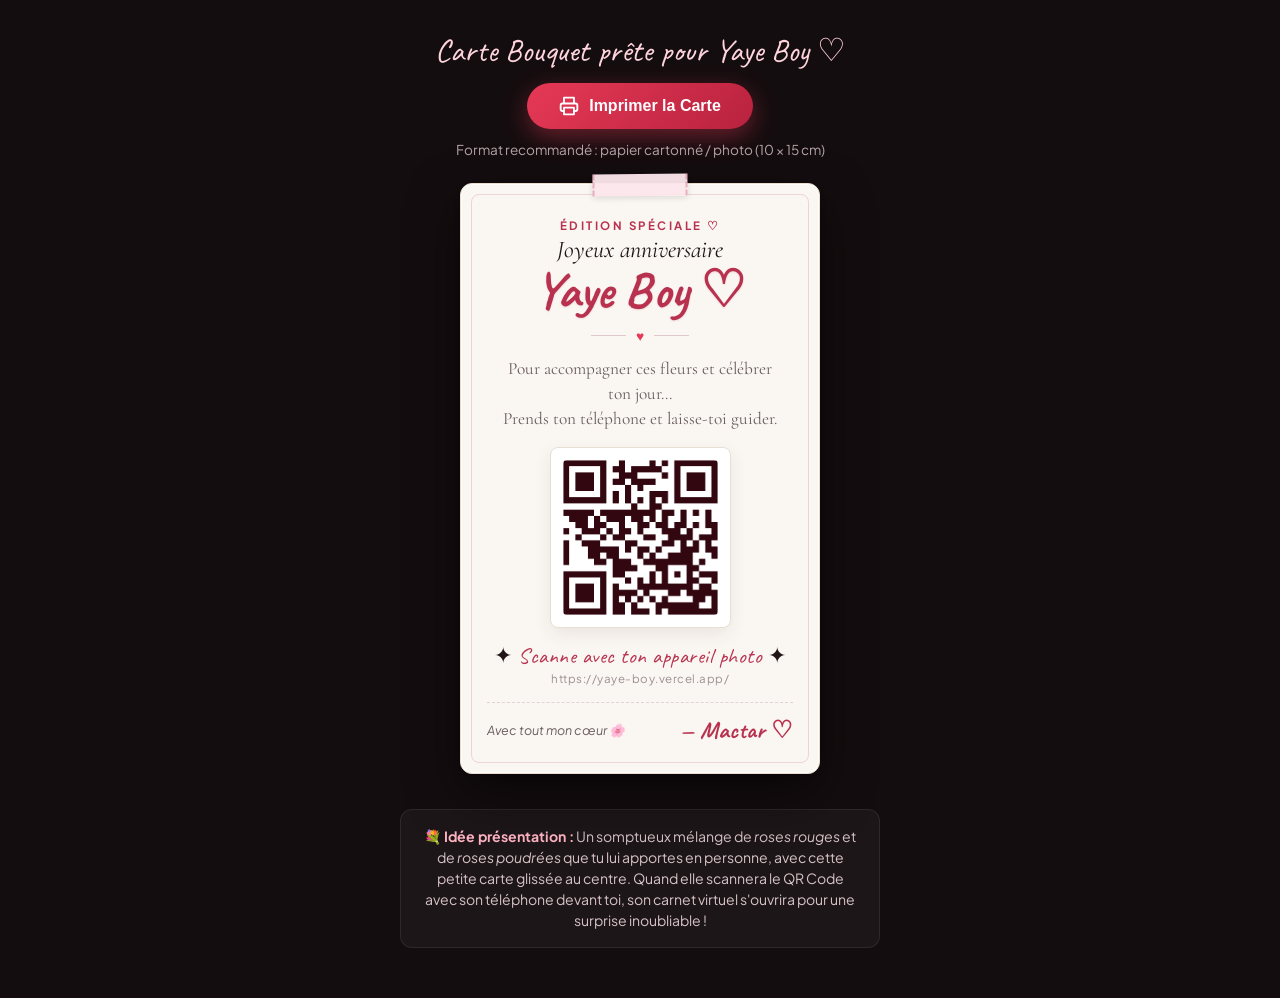
<file: carte_qr.html>
<!DOCTYPE html>
<html lang="fr">
<head>
  <meta charset="UTF-8">
  <meta name="viewport" content="width=device-width, initial-scale=1.0">
  <title>Carte Bouquet • Yaye Boy ♡ (Prête à imprimer)</title>
  
  <link rel="preconnect" href="https://fonts.googleapis.com">
  <link rel="preconnect" href="https://fonts.gstatic.com" crossorigin>
  <link href="https://fonts.googleapis.com/css2?family=Caveat:wght@600;700&family=Cormorant+Garamond:ital,wght@0,400;0,600;0,700;1,400&family=Plus+Jakarta+Sans:wght@400;500;600;700&display=swap" rel="stylesheet">
  
  <style>
    :root {
      --color-bordeaux: #380711;
      --color-wine-text: #B8324F;
      --color-rose-poudre: #FCE6EB;
      --color-card-bg: #FAF7F2;
      --color-text-dark: #221518;
      --color-text-muted: #6B5B60;
      --tape-color: rgba(252, 230, 236, 0.95);
    }

    * {
      box-sizing: border-box;
      margin: 0;
      padding: 0;
    }

    body {
      background: #140D0F;
      color: #FFF;
      font-family: 'Plus Jakarta Sans', sans-serif;
      min-height: 100vh;
      display: flex;
      flex-direction: column;
      align-items: center;
      padding: 30px 15px 50px;
    }

    .top-actions {
      display: flex;
      flex-direction: column;
      align-items: center;
      gap: 12px;
      margin-bottom: 25px;
      text-align: center;
    }

    .top-title {
      font-family: 'Caveat', cursive;
      font-size: 2rem;
      color: #FFD4DC;
    }

    .btn-print-now {
      background: linear-gradient(135deg, #E63956 0%, #B8223E 100%);
      color: #FFF;
      border: none;
      padding: 13px 32px;
      border-radius: 50px;
      font-size: 1rem;
      font-weight: 700;
      cursor: pointer;
      display: inline-flex;
      align-items: center;
      gap: 10px;
      box-shadow: 0 8px 24px rgba(230, 57, 86, 0.4);
      transition: transform 0.2s, box-shadow 0.2s;
    }

    .btn-print-now:hover {
      transform: translateY(-2px);
      box-shadow: 0 12px 28px rgba(230, 57, 86, 0.55);
    }

    .btn-print-now:active {
      transform: scale(0.97);
    }

    .print-tip {
      font-size: 0.85rem;
      color: #B5A4A7;
    }

    /* ========================================================
       CARTE PHYSIQUE (FORMAT 10x15 CM PROPORTIONNEL)
       ======================================================== */
    .card-outer-wrap {
      perspective: 1000px;
    }

    .physical-card {
      width: 360px;
      min-height: 520px;
      background: var(--color-card-bg);
      color: var(--color-text-dark);
      border: 1.5px solid #EADBCE;
      border-radius: 12px;
      padding: 34px 26px 28px;
      display: flex;
      flex-direction: column;
      align-items: center;
      justify-content: space-between;
      text-align: center;
      position: relative;
      box-shadow: 
        0 20px 50px rgba(0, 0, 0, 0.55),
        0 2px 6px rgba(0, 0, 0, 0.1),
        inset 0 0 0 1px rgba(255, 255, 255, 0.8);
    }

    /* Cadre intérieur discret style papeterie de luxe */
    .physical-card::before {
      content: '';
      position: absolute;
      inset: 10px;
      border: 1px solid rgba(184, 50, 79, 0.18);
      border-radius: 8px;
      pointer-events: none;
    }

    /* Ruban de scotch Washi en haut */
    .washi-tape {
      position: absolute;
      top: -10px;
      left: 50%;
      transform: translateX(-50%) rotate(-0.5deg);
      width: 95px;
      height: 22px;
      background: var(--tape-color);
      border-left: 2px dashed rgba(184, 50, 79, 0.3);
      border-right: 2px dashed rgba(184, 50, 79, 0.3);
      box-shadow: 0 2px 6px rgba(0, 0, 0, 0.12);
      z-index: 5;
    }

    /* En-tête */
    .card-top {
      position: relative;
      z-index: 2;
    }

    .card-kicker {
      font-size: 0.72rem;
      font-weight: 700;
      letter-spacing: 2.5px;
      text-transform: uppercase;
      color: var(--color-wine-text);
      margin-bottom: 4px;
    }

    .card-joyeux {
      font-family: 'Cormorant Garamond', serif;
      font-size: 1.5rem;
      font-style: italic;
      color: var(--color-text-dark);
      line-height: 1.1;
    }

    .card-name {
      font-family: 'Caveat', cursive;
      font-size: 3.2rem;
      font-weight: 700;
      color: var(--color-wine-text);
      line-height: 1;
      margin: 2px 0 10px;
      text-shadow: 0 1px 2px rgba(184, 50, 79, 0.15);
    }

    .card-rose-line {
      display: flex;
      align-items: center;
      justify-content: center;
      gap: 10px;
      margin-bottom: 12px;
    }

    .card-rose-line .line {
      width: 35px;
      height: 1px;
      background: #E0C8CF;
    }

    .card-rose-line .heart {
      color: #E63956;
      font-size: 0.85rem;
    }

    .card-mot {
      font-family: 'Cormorant Garamond', serif;
      font-size: 1.08rem;
      line-height: 1.45;
      color: var(--color-text-muted);
      max-width: 285px;
      margin: 0 auto;
    }

    /* Bloc QR Code */
    .card-middle {
      position: relative;
      z-index: 2;
      margin: 16px 0;
    }

    .qr-frame {
      background: #FFFFFF;
      padding: 12px;
      border-radius: 8px;
      border: 1px solid #E8DFD3;
      box-shadow: 0 6px 18px rgba(56, 7, 17, 0.08);
      display: inline-block;
      transition: transform 0.2s ease;
    }

    .qr-image {
      width: 155px;
      height: 155px;
      display: block;
      border-radius: 4px;
    }

    .scan-invitation {
      font-family: 'Caveat', cursive;
      font-size: 1.35rem;
      color: var(--color-text-dark);
      margin-top: 10px;
      letter-spacing: 0.5px;
    }

    .scan-invitation span {
      color: var(--color-wine-text);
    }

    .link-direct {
      font-size: 0.72rem;
      color: #9E8E93;
      margin-top: 2px;
      letter-spacing: 0.5px;
    }

    /* Pied de carte */
    .card-bottom {
      width: 100%;
      border-top: 1px dashed #E2D3D8;
      padding-top: 12px;
      display: flex;
      justify-content: space-between;
      align-items: center;
      position: relative;
      z-index: 2;
    }

    .bottom-date {
      font-size: 0.78rem;
      color: var(--color-text-muted);
      font-style: italic;
    }

    .bottom-sign {
      font-family: 'Caveat', cursive;
      font-size: 1.5rem;
      font-weight: 700;
      color: var(--color-wine-text);
    }

    /* ========================================================
       STYLES D'IMPRESSION (CTRL + P / CMD + P)
       ======================================================== */
    @media print {
      body {
        background: #FFFFFF !important;
        padding: 0 !important;
      }

      .top-actions, .bouque-tip-box {
        display: none !important;
      }

      .card-outer-wrap {
        display: flex;
        justify-content: center;
        align-items: center;
        height: 100vh;
      }

      .physical-card {
        box-shadow: none !important;
        border: 1.5px solid #D5C4B5 !important;
        -webkit-print-color-adjust: exact !important;
        print-color-adjust: exact !important;
      }
    }

    .bouque-tip-box {
      margin-top: 35px;
      max-width: 480px;
      background: rgba(255, 255, 255, 0.04);
      border: 1px solid rgba(255, 255, 255, 0.08);
      border-radius: 12px;
      padding: 16px 20px;
      text-align: center;
      font-size: 0.88rem;
      line-height: 1.5;
      color: #D6C2C7;
    }

    .bouque-tip-box strong {
      color: #FFB3C2;
    }
  </style>
</head>
<body>

  <!-- BARRE DU HAUT : ACTION IMPRIMER -->
  <div class="top-actions">
    <div class="top-title">Carte Bouquet prête pour Yaye Boy ♡</div>
    <button class="btn-print-now" onclick="window.print()">
      <svg width="20" height="20" viewBox="0 0 24 24" fill="none" stroke="currentColor" stroke-width="2.2" stroke-linecap="round" stroke-linejoin="round">
        <path d="M6 9V2h12v7M6 18H4a2 2 0 0 1-2-2v-5a2 2 0 0 1 2-2h16a2 2 0 0 1 2 2v5a2 2 0 0 1-2 2h-2"/>
        <path d="M6 14h12v8H6z"/>
      </svg>
      <span>Imprimer la Carte</span>
    </button>
    <div class="print-tip">Format recommandé : papier cartonné / photo (10 × 15 cm)</div>
  </div>

  <!-- LA CARTE PHYSIQUE À GLISSER DANS LES FLEURS -->
  <div class="card-outer-wrap">
    <div class="physical-card">
      <div class="washi-tape"></div>

      <!-- En-tête -->
      <div class="card-top">
        <div class="card-kicker">ÉDITION SPÉCIALE ♡</div>
        <div class="card-joyeux">Joyeux anniversaire</div>
        <div class="card-name">Yaye Boy ♡</div>

        <div class="card-rose-line">
          <span class="line"></span>
          <span class="heart">♥</span>
          <span class="line"></span>
        </div>

        <p class="card-mot">
          Pour accompagner ces fleurs et célébrer ton jour... <br>
          Prends ton téléphone et laisse-toi guider.
        </p>
      </div>

      <!-- QR Code direct vers le site -->
      <div class="card-middle">
        <div class="qr-frame">
          <img src="assets/images/qr_yayeboy.png" alt="QR Code Yaye Boy" class="qr-image">
        </div>
        <div class="scan-invitation">
          ✦ <span>Scanne avec ton appareil photo</span> ✦
        </div>
        <div class="link-direct">https://yaye-boy.vercel.app/</div>
      </div>

      <!-- Bas de carte -->
      <div class="card-bottom">
        <div class="bottom-date">Avec tout mon cœur 🌸</div>
        <div class="bottom-sign">— Mactar ♡</div>
      </div>
    </div>
  </div>

  <!-- Conseil Bouquet -->
  <div class="bouque-tip-box">
    💐 <strong>Idée présentation :</strong> Un somptueux mélange de <em>roses rouges</em> et de <em>roses poudrées</em> que tu lui apportes en personne, avec cette petite carte glissée au centre. Quand elle scannera le QR Code avec son téléphone devant toi, son carnet virtuel s'ouvrira pour une surprise inoubliable !
  </div>

</body>
</html>
</file>
